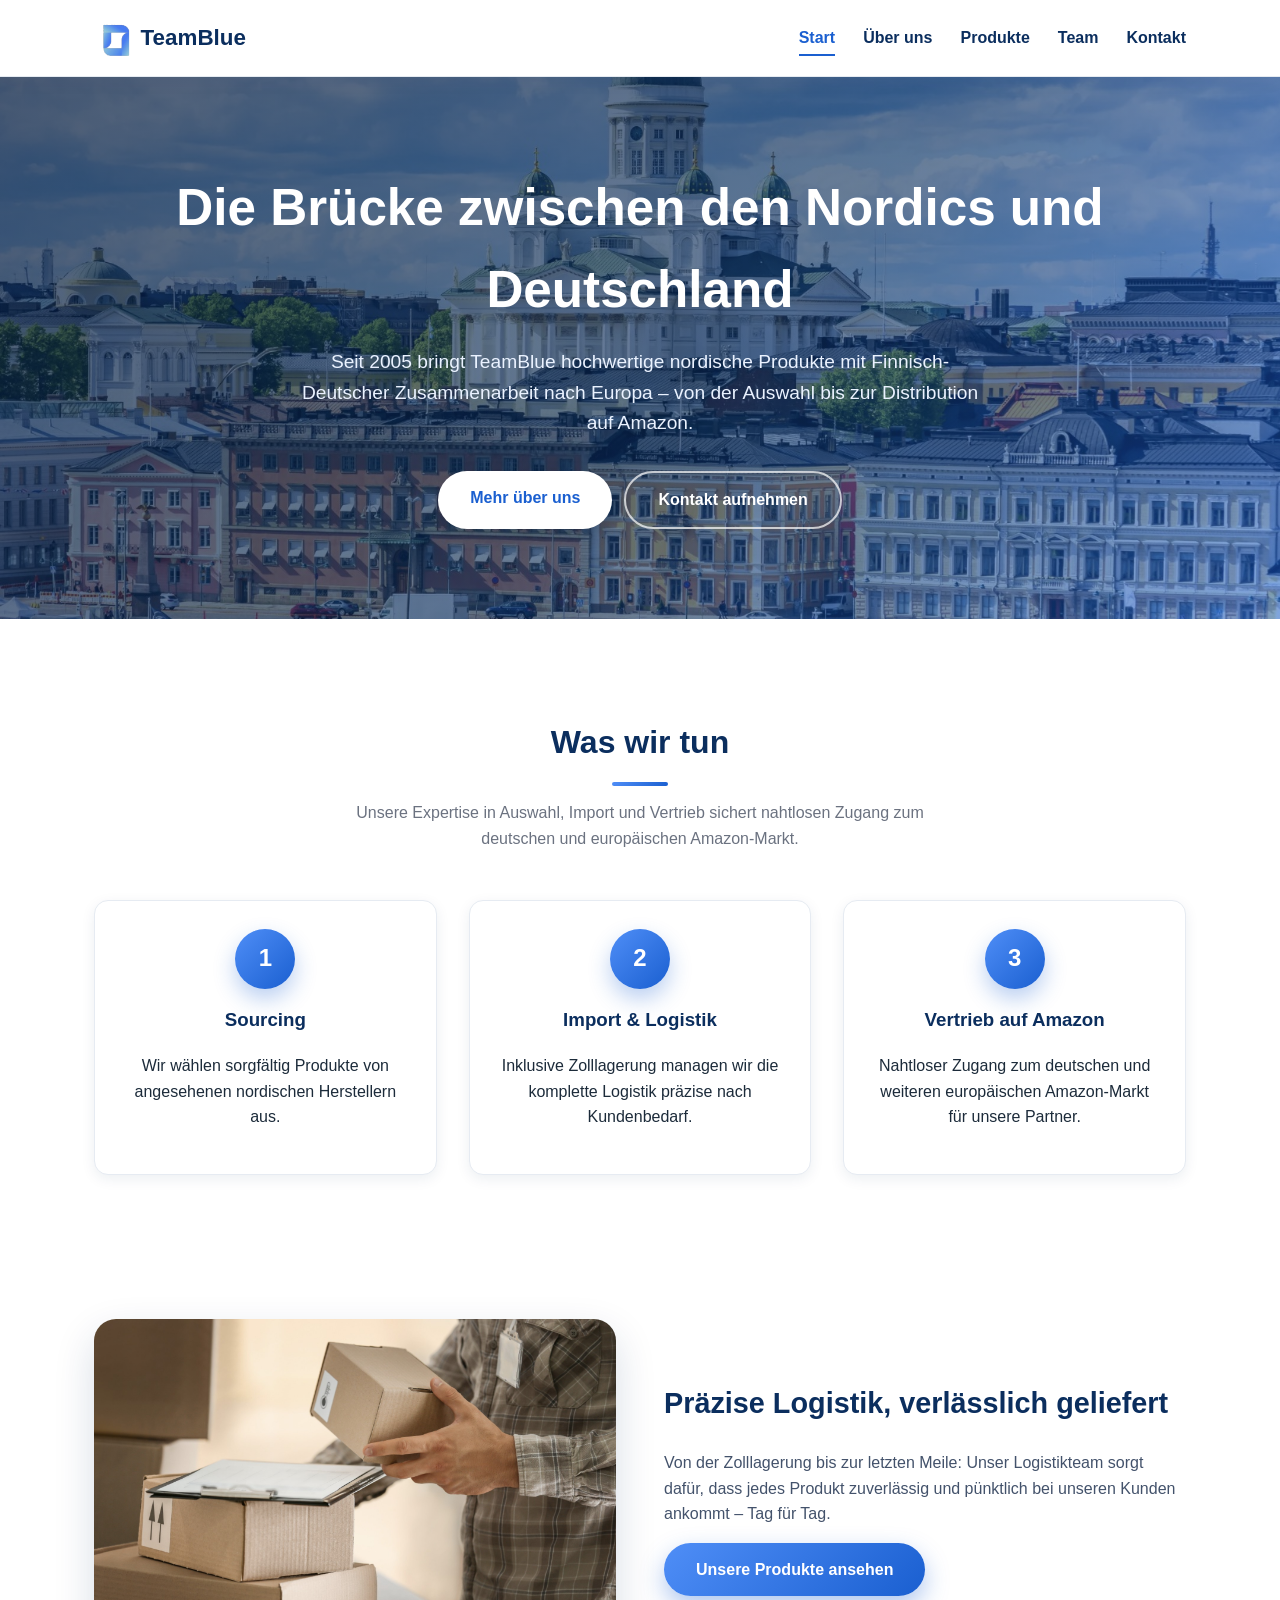
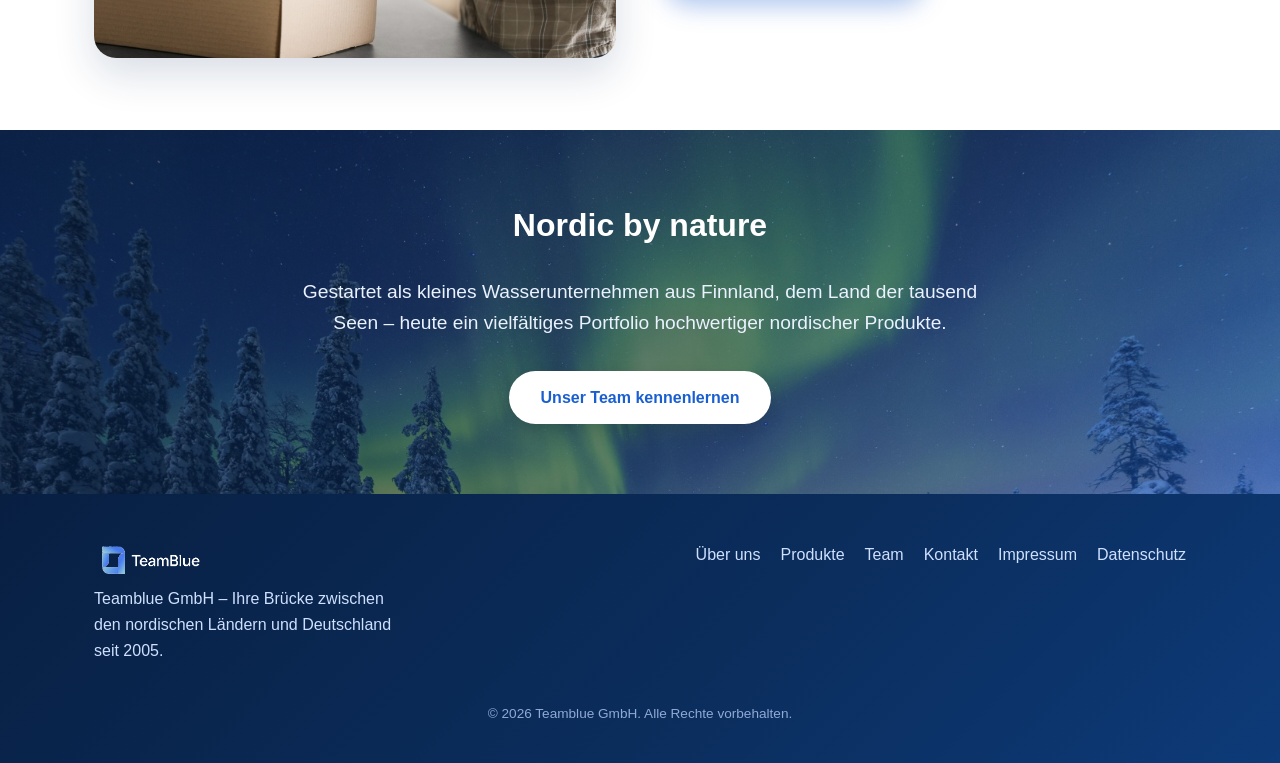
<file: index.html>
<!DOCTYPE html>
<html lang="de">
<head>
  <meta charset="UTF-8" />
  <meta name="viewport" content="width=device-width, initial-scale=1.0" />
  <title>TeamBlue &ndash; Nordische Produkte f&uuml;r den europ&auml;ischen Markt</title>
  <meta name="description" content="TeamBlue bringt seit 2005 nordische Produkte aus Finnland und den Nordics nach Deutschland und Europa &ndash; Import, Vertrieb und Amazon-Distribution." />
  <meta name="robots" content="noindex, nofollow" />
  <link rel="stylesheet" href="css/style.css" />
</head>
<body>
  <header class="site-header">
    <div class="container">
      <a href="index.html" class="logo">
        <img src="assets/logo/logo-icon.png" alt="TeamBlue Logo" />
        TeamBlue
      </a>
      <nav>
        <ul>
          <li><a href="index.html" class="active">Start</a></li>
          <li><a href="ueber-uns.html">&Uuml;ber uns</a></li>
          <li><a href="produkte.html">Produkte</a></li>
          <li><a href="team.html">Team</a></li>
          <li><a href="kontakt.html">Kontakt</a></li>
        </ul>
      </nav>
      <button class="nav-toggle" aria-label="Men&uuml; &ouml;ffnen">&#9776;</button>
    </div>
  </header>

  <section class="hero with-bg" style="background-image: url('assets/images/helsinki.jpg');">
    <div class="container">
      <h1>Die Br&uuml;cke zwischen den Nordics und Deutschland</h1>
      <p>Seit 2005 bringt TeamBlue hochwertige nordische Produkte mit Finnisch-Deutscher Zusammenarbeit nach Europa &ndash; von der Auswahl bis zur Distribution auf Amazon.</p>
      <div class="hero-actions">
        <a href="ueber-uns.html" class="btn">Mehr &uuml;ber uns</a>
        <a href="kontakt.html" class="btn outline">Kontakt aufnehmen</a>
      </div>
    </div>
  </section>

  <section>
    <div class="container">
      <div class="section-title">
        <h2>Was wir tun</h2>
        <p>Unsere Expertise in Auswahl, Import und Vertrieb sichert nahtlosen Zugang zum deutschen und europ&auml;ischen Amazon-Markt.</p>
      </div>
      <div class="grid cols-3">
        <div class="card">
          <div class="icon-circle">1</div>
          <h3>Sourcing</h3>
          <p>Wir w&auml;hlen sorgf&auml;ltig Produkte von angesehenen nordischen Herstellern aus.</p>
        </div>
        <div class="card">
          <div class="icon-circle">2</div>
          <h3>Import &amp; Logistik</h3>
          <p>Inklusive Zolllagerung managen wir die komplette Logistik pr&auml;zise nach Kundenbedarf.</p>
        </div>
        <div class="card">
          <div class="icon-circle">3</div>
          <h3>Vertrieb auf Amazon</h3>
          <p>Nahtloser Zugang zum deutschen und weiteren europ&auml;ischen Amazon-Markt f&uuml;r unsere Partner.</p>
        </div>
      </div>
    </div>
  </section>

  <section>
    <div class="container split">
      <div class="split-image">
        <img src="assets/images/paketversand.jpg" alt="TeamBlue Logistik &ndash; Paketversand" />
      </div>
      <div class="split-text">
        <h2>Pr&auml;zise Logistik, verl&auml;sslich geliefert</h2>
        <p>Von der Zolllagerung bis zur letzten Meile: Unser Logistikteam sorgt daf&uuml;r, dass jedes Produkt zuverl&auml;ssig und p&uuml;nktlich bei unseren Kunden ankommt &ndash; Tag f&uuml;r Tag.</p>
        <a href="produkte.html" class="btn solid-blue">Unsere Produkte ansehen</a>
      </div>
    </div>
  </section>

  <section class="hero with-bg" style="background-image: url('assets/images/finnland-winterlandschaft.jpg'); padding:70px 0;">
    <div class="container" style="text-align:center;">
      <h2 style="font-size:2rem; margin-top:0;">Nordic by nature</h2>
      <p>Gestartet als kleines Wasserunternehmen aus Finnland, dem Land der tausend Seen &ndash; heute ein vielf&auml;ltiges Portfolio hochwertiger nordischer Produkte.</p>
      <a href="team.html" class="btn">Unser Team kennenlernen</a>
    </div>
  </section>

  <footer>
    <div class="container">
      <div>
        <div class="logo" style="color:#fff;"><img src="assets/logo/logo.png" alt="TeamBlue Logo" /></div>
        <p style="max-width:320px; margin-top:12px;">Teamblue GmbH &ndash; Ihre Br&uuml;cke zwischen den nordischen L&auml;ndern und Deutschland seit 2005.</p>
      </div>
      <div class="footer-links">
        <a href="ueber-uns.html">&Uuml;ber uns</a>
        <a href="produkte.html">Produkte</a>
        <a href="team.html">Team</a>
        <a href="kontakt.html">Kontakt</a>
        <a href="impressum.html">Impressum</a>
        <a href="datenschutz.html">Datenschutz</a>
      </div>
    </div>
    <p class="footer-bottom">&copy; 2026 Teamblue GmbH. Alle Rechte vorbehalten.</p>
  </footer>

  <script src="js/main.js"></script>
</body>
</html>
</file>
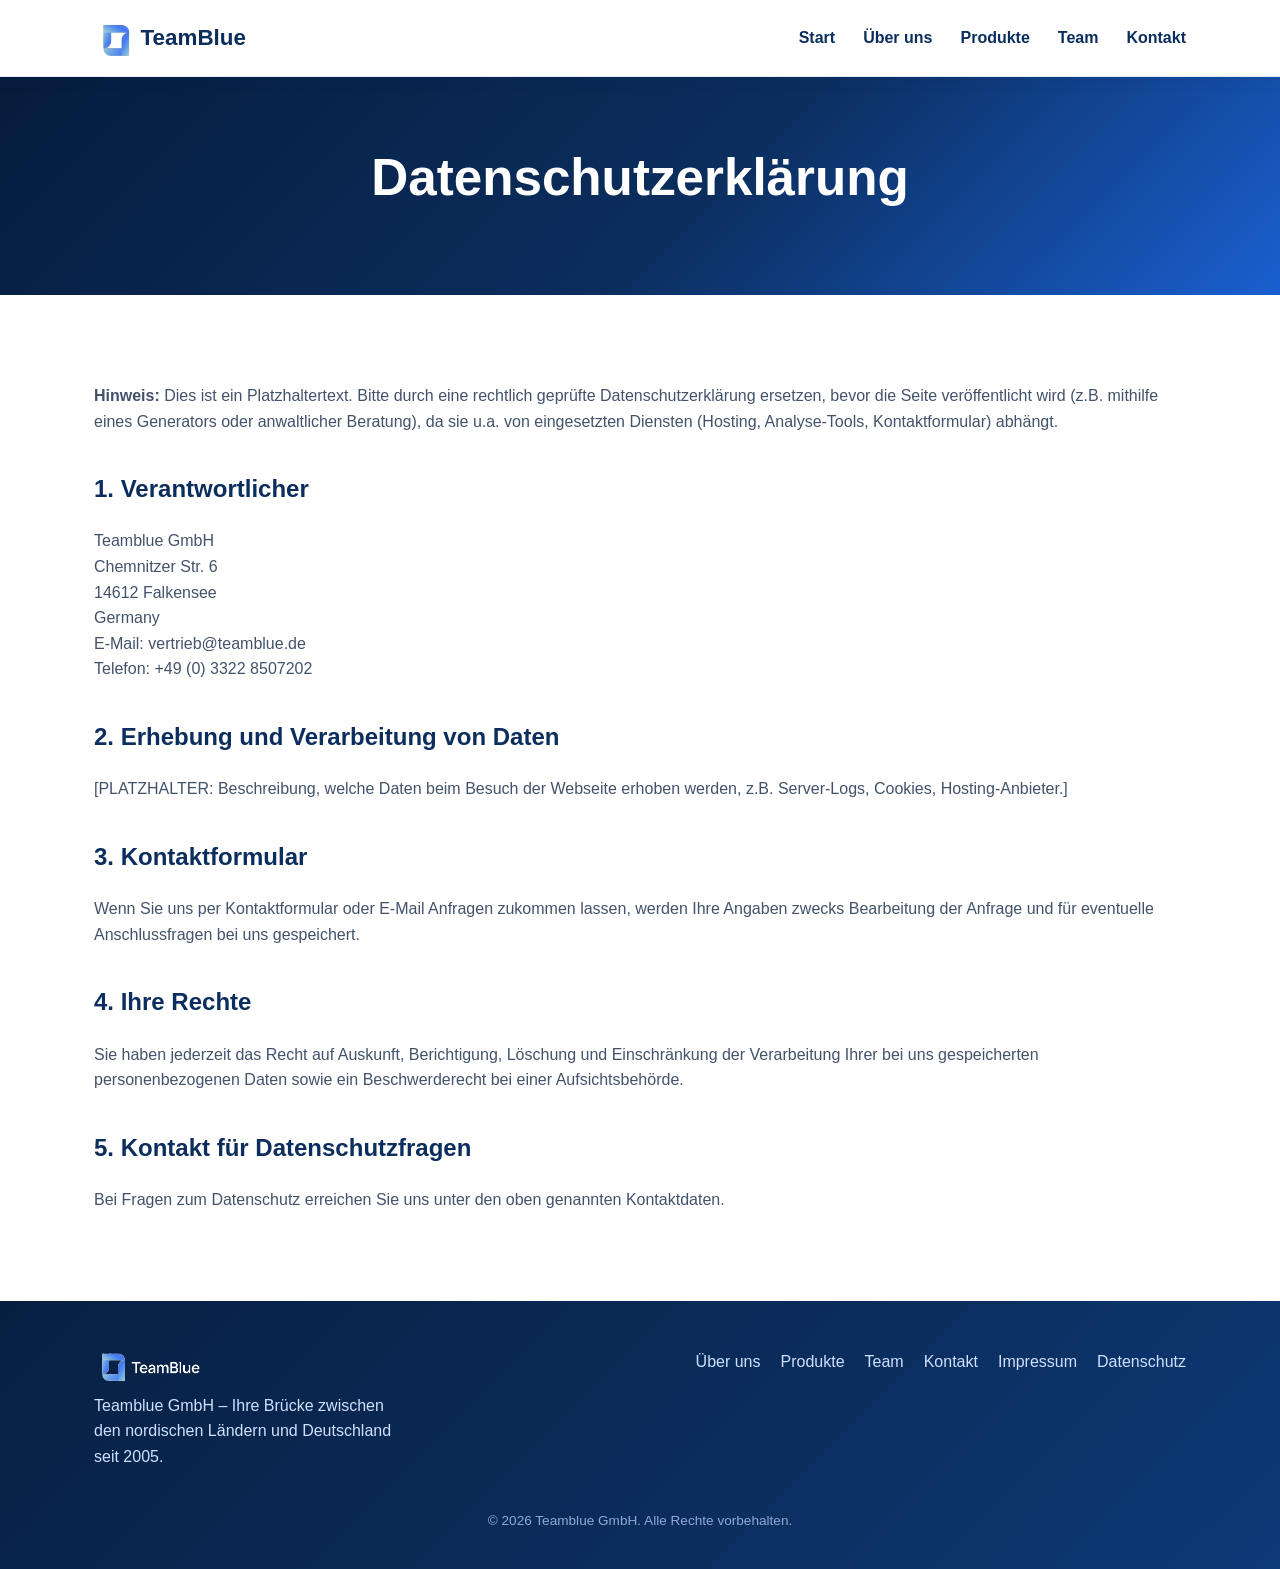
<file: datenschutz.html>
<!DOCTYPE html>
<html lang="de">
<head>
  <meta charset="UTF-8" />
  <meta name="viewport" content="width=device-width, initial-scale=1.0" />
  <title>Datenschutz &ndash; TeamBlue</title>
  <meta name="robots" content="noindex, nofollow" />
  <link rel="stylesheet" href="css/style.css" />
</head>
<body>
  <header class="site-header">
    <div class="container">
      <a href="index.html" class="logo">
        <img src="assets/logo/logo-icon.png" alt="TeamBlue Logo" />
        TeamBlue
      </a>
      <nav>
        <ul>
          <li><a href="index.html">Start</a></li>
          <li><a href="ueber-uns.html">&Uuml;ber uns</a></li>
          <li><a href="produkte.html">Produkte</a></li>
          <li><a href="team.html">Team</a></li>
          <li><a href="kontakt.html">Kontakt</a></li>
        </ul>
      </nav>
      <button class="nav-toggle" aria-label="Men&uuml; &ouml;ffnen">&#9776;</button>
    </div>
  </header>

  <section class="hero small">
    <div class="container">
      <h1>Datenschutzerkl&auml;rung</h1>
    </div>
  </section>

  <section>
    <div class="container legal">
      <p><strong>Hinweis:</strong> Dies ist ein Platzhaltertext. Bitte durch eine rechtlich gepr&uuml;fte Datenschutzerkl&auml;rung ersetzen, bevor die Seite ver&ouml;ffentlicht wird (z.B. mithilfe eines Generators oder anwaltlicher Beratung), da sie u.a. von eingesetzten Diensten (Hosting, Analyse-Tools, Kontaktformular) abh&auml;ngt.</p>

      <h2>1. Verantwortlicher</h2>
      <p>
        Teamblue GmbH<br />
        Chemnitzer Str. 6<br />
        14612 Falkensee<br />
        Germany<br />
        E-Mail: <a href="mailto:vertrieb@teamblue.de">vertrieb@teamblue.de</a><br />
        Telefon: +49 (0) 3322 8507202
      </p>

      <h2>2. Erhebung und Verarbeitung von Daten</h2>
      <p>[PLATZHALTER: Beschreibung, welche Daten beim Besuch der Webseite erhoben werden, z.B. Server-Logs, Cookies, Hosting-Anbieter.]</p>

      <h2>3. Kontaktformular</h2>
      <p>Wenn Sie uns per Kontaktformular oder E-Mail Anfragen zukommen lassen, werden Ihre Angaben zwecks Bearbeitung der Anfrage und f&uuml;r eventuelle Anschlussfragen bei uns gespeichert.</p>

      <h2>4. Ihre Rechte</h2>
      <p>Sie haben jederzeit das Recht auf Auskunft, Berichtigung, L&ouml;schung und Einschr&auml;nkung der Verarbeitung Ihrer bei uns gespeicherten personenbezogenen Daten sowie ein Beschwerderecht bei einer Aufsichtsbeh&ouml;rde.</p>

      <h2>5. Kontakt f&uuml;r Datenschutzfragen</h2>
      <p>Bei Fragen zum Datenschutz erreichen Sie uns unter den oben genannten Kontaktdaten.</p>
    </div>
  </section>

  <footer>
    <div class="container">
      <div>
        <div class="logo" style="color:#fff;"><img src="assets/logo/logo.png" alt="TeamBlue Logo" /></div>
        <p style="max-width:320px; margin-top:12px;">Teamblue GmbH &ndash; Ihre Br&uuml;cke zwischen den nordischen L&auml;ndern und Deutschland seit 2005.</p>
      </div>
      <div class="footer-links">
        <a href="ueber-uns.html">&Uuml;ber uns</a>
        <a href="produkte.html">Produkte</a>
        <a href="team.html">Team</a>
        <a href="kontakt.html">Kontakt</a>
        <a href="impressum.html">Impressum</a>
        <a href="datenschutz.html">Datenschutz</a>
      </div>
    </div>
    <p class="footer-bottom">&copy; 2026 Teamblue GmbH. Alle Rechte vorbehalten.</p>
  </footer>

  <script src="js/main.js"></script>
</body>
</html>
</file>
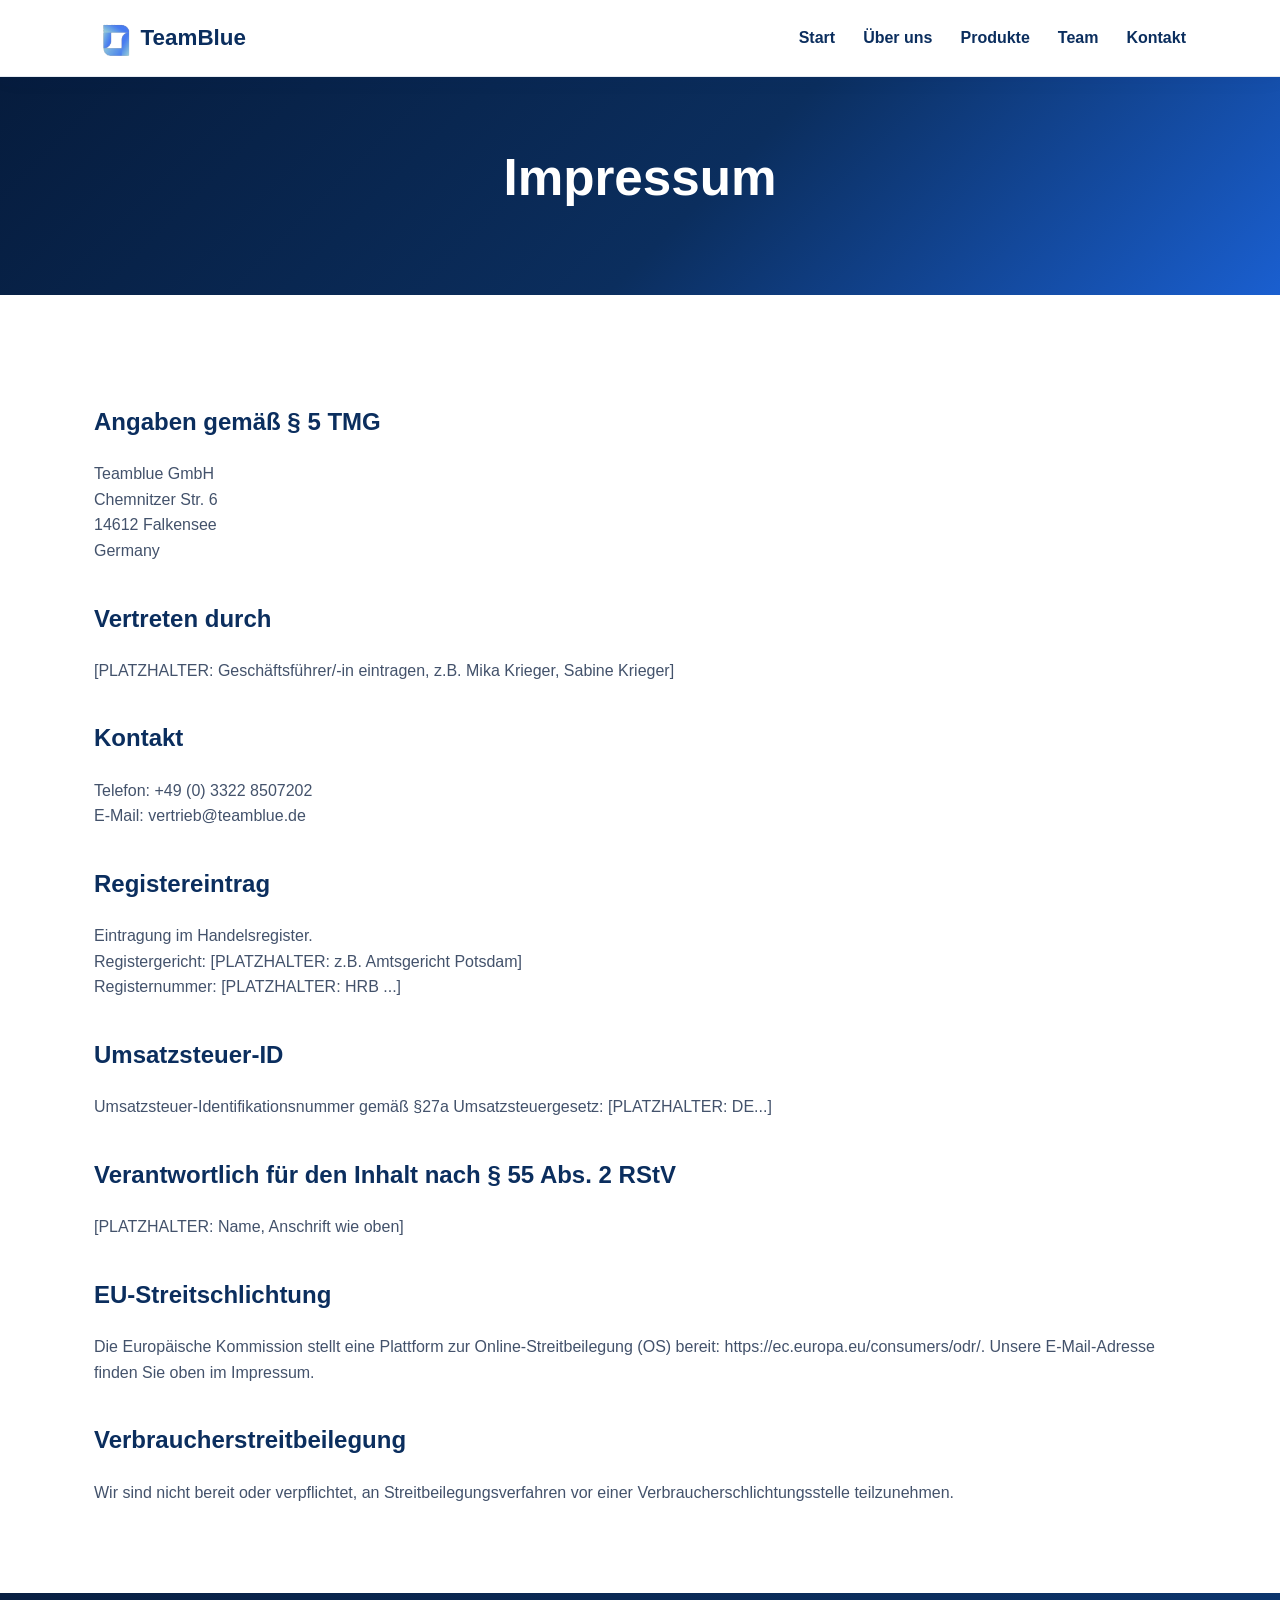
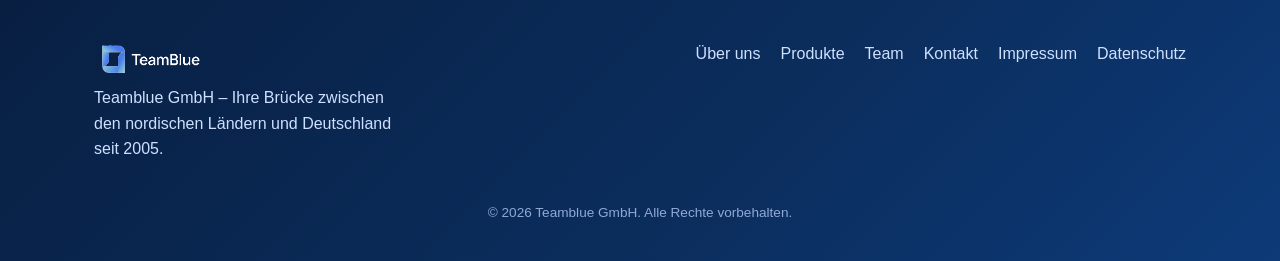
<file: impressum.html>
<!DOCTYPE html>
<html lang="de">
<head>
  <meta charset="UTF-8" />
  <meta name="viewport" content="width=device-width, initial-scale=1.0" />
  <title>Impressum &ndash; TeamBlue</title>
  <meta name="robots" content="noindex, nofollow" />
  <link rel="stylesheet" href="css/style.css" />
</head>
<body>
  <header class="site-header">
    <div class="container">
      <a href="index.html" class="logo">
        <img src="assets/logo/logo-icon.png" alt="TeamBlue Logo" />
        TeamBlue
      </a>
      <nav>
        <ul>
          <li><a href="index.html">Start</a></li>
          <li><a href="ueber-uns.html">&Uuml;ber uns</a></li>
          <li><a href="produkte.html">Produkte</a></li>
          <li><a href="team.html">Team</a></li>
          <li><a href="kontakt.html">Kontakt</a></li>
        </ul>
      </nav>
      <button class="nav-toggle" aria-label="Men&uuml; &ouml;ffnen">&#9776;</button>
    </div>
  </header>

  <section class="hero small">
    <div class="container">
      <h1>Impressum</h1>
    </div>
  </section>

  <section>
    <div class="container legal">
      <h2>Angaben gem&auml;&szlig; &sect; 5 TMG</h2>
      <p>
        Teamblue GmbH<br />
        Chemnitzer Str. 6<br />
        14612 Falkensee<br />
        Germany
      </p>

      <h2>Vertreten durch</h2>
      <p>[PLATZHALTER: Gesch&auml;ftsf&uuml;hrer/-in eintragen, z.B. Mika Krieger, Sabine Krieger]</p>

      <h2>Kontakt</h2>
      <p>
        Telefon: +49 (0) 3322 8507202<br />
        E-Mail: <a href="mailto:vertrieb@teamblue.de">vertrieb@teamblue.de</a>
      </p>

      <h2>Registereintrag</h2>
      <p>
        Eintragung im Handelsregister.<br />
        Registergericht: [PLATZHALTER: z.B. Amtsgericht Potsdam]<br />
        Registernummer: [PLATZHALTER: HRB ...]
      </p>

      <h2>Umsatzsteuer-ID</h2>
      <p>Umsatzsteuer-Identifikationsnummer gem&auml;&szlig; &sect;27a Umsatzsteuergesetz: [PLATZHALTER: DE...]</p>

      <h2>Verantwortlich f&uuml;r den Inhalt nach &sect; 55 Abs. 2 RStV</h2>
      <p>[PLATZHALTER: Name, Anschrift wie oben]</p>

      <h2>EU-Streitschlichtung</h2>
      <p>Die Europ&auml;ische Kommission stellt eine Plattform zur Online-Streitbeilegung (OS) bereit: <a href="https://ec.europa.eu/consumers/odr/" target="_blank" rel="noopener">https://ec.europa.eu/consumers/odr/</a>. Unsere E-Mail-Adresse finden Sie oben im Impressum.</p>

      <h2>Verbraucherstreitbeilegung</h2>
      <p>Wir sind nicht bereit oder verpflichtet, an Streitbeilegungsverfahren vor einer Verbraucherschlichtungsstelle teilzunehmen.</p>
    </div>
  </section>

  <footer>
    <div class="container">
      <div>
        <div class="logo" style="color:#fff;"><img src="assets/logo/logo.png" alt="TeamBlue Logo" /></div>
        <p style="max-width:320px; margin-top:12px;">Teamblue GmbH &ndash; Ihre Br&uuml;cke zwischen den nordischen L&auml;ndern und Deutschland seit 2005.</p>
      </div>
      <div class="footer-links">
        <a href="ueber-uns.html">&Uuml;ber uns</a>
        <a href="produkte.html">Produkte</a>
        <a href="team.html">Team</a>
        <a href="kontakt.html">Kontakt</a>
        <a href="impressum.html">Impressum</a>
        <a href="datenschutz.html">Datenschutz</a>
      </div>
    </div>
    <p class="footer-bottom">&copy; 2026 Teamblue GmbH. Alle Rechte vorbehalten.</p>
  </footer>

  <script src="js/main.js"></script>
</body>
</html>
</file>
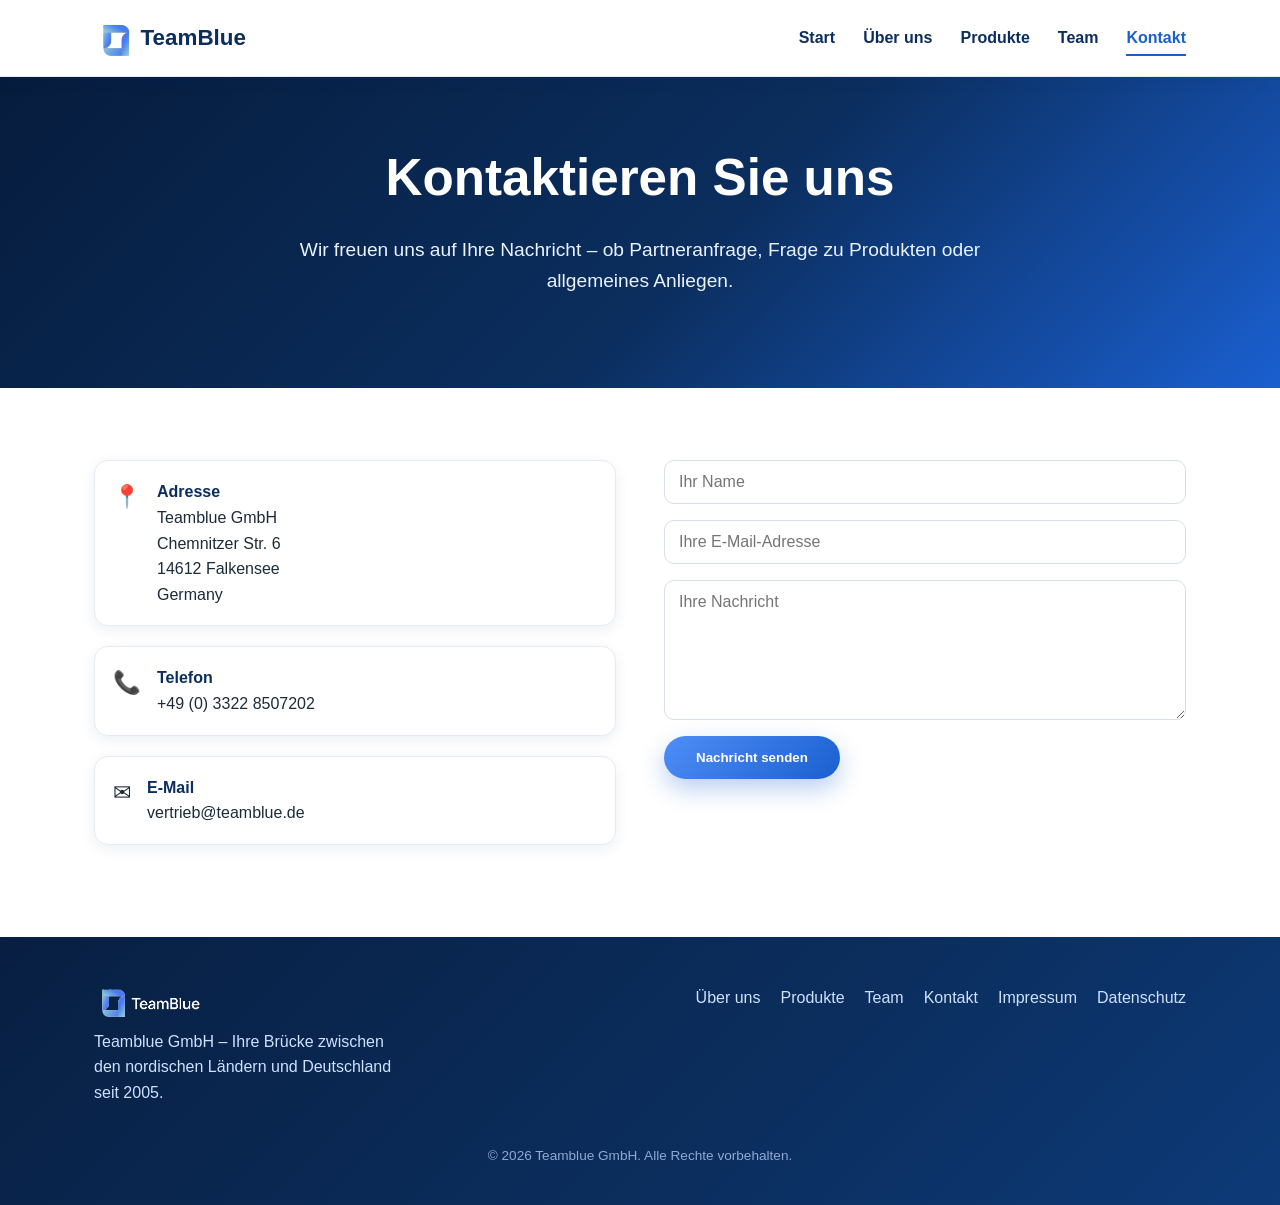
<file: kontakt.html>
<!DOCTYPE html>
<html lang="de">
<head>
  <meta charset="UTF-8" />
  <meta name="viewport" content="width=device-width, initial-scale=1.0" />
  <title>Kontakt &ndash; TeamBlue</title>
  <meta name="robots" content="noindex, nofollow" />
  <link rel="stylesheet" href="css/style.css" />
</head>
<body>
  <header class="site-header">
    <div class="container">
      <a href="index.html" class="logo">
        <img src="assets/logo/logo-icon.png" alt="TeamBlue Logo" />
        TeamBlue
      </a>
      <nav>
        <ul>
          <li><a href="index.html">Start</a></li>
          <li><a href="ueber-uns.html">&Uuml;ber uns</a></li>
          <li><a href="produkte.html">Produkte</a></li>
          <li><a href="team.html">Team</a></li>
          <li><a href="kontakt.html" class="active">Kontakt</a></li>
        </ul>
      </nav>
      <button class="nav-toggle" aria-label="Men&uuml; &ouml;ffnen">&#9776;</button>
    </div>
  </header>

  <section class="hero small">
    <div class="container">
      <h1>Kontaktieren Sie uns</h1>
      <p>Wir freuen uns auf Ihre Nachricht &ndash; ob Partneranfrage, Frage zu Produkten oder allgemeines Anliegen.</p>
    </div>
  </section>

  <section>
    <div class="container contact-grid">
      <div class="contact-info">
        <div class="item">
          <span>&#128205;</span>
          <div>
            <strong>Adresse</strong>
            Teamblue GmbH<br />
            Chemnitzer Str. 6<br />
            14612 Falkensee<br />
            Germany
          </div>
        </div>
        <div class="item">
          <span>&#128222;</span>
          <div>
            <strong>Telefon</strong>
            <a href="tel:+4933228507202">+49 (0) 3322 8507202</a>
          </div>
        </div>
        <div class="item">
          <span>&#9993;</span>
          <div>
            <strong>E-Mail</strong>
            <a href="mailto:vertrieb@teamblue.de">vertrieb@teamblue.de</a>
          </div>
        </div>
      </div>

      <form class="contact-form" action="mailto:vertrieb@teamblue.de" method="post" enctype="text/plain">
        <input type="text" name="name" placeholder="Ihr Name" required />
        <input type="email" name="email" placeholder="Ihre E-Mail-Adresse" required />
        <textarea name="nachricht" placeholder="Ihre Nachricht" required></textarea>
        <button type="submit">Nachricht senden</button>
      </form>
    </div>
  </section>

  <footer>
    <div class="container">
      <div>
        <div class="logo" style="color:#fff;"><img src="assets/logo/logo.png" alt="TeamBlue Logo" /></div>
        <p style="max-width:320px; margin-top:12px;">Teamblue GmbH &ndash; Ihre Br&uuml;cke zwischen den nordischen L&auml;ndern und Deutschland seit 2005.</p>
      </div>
      <div class="footer-links">
        <a href="ueber-uns.html">&Uuml;ber uns</a>
        <a href="produkte.html">Produkte</a>
        <a href="team.html">Team</a>
        <a href="kontakt.html">Kontakt</a>
        <a href="impressum.html">Impressum</a>
        <a href="datenschutz.html">Datenschutz</a>
      </div>
    </div>
    <p class="footer-bottom">&copy; 2026 Teamblue GmbH. Alle Rechte vorbehalten.</p>
  </footer>

  <script src="js/main.js"></script>
</body>
</html>
</file>
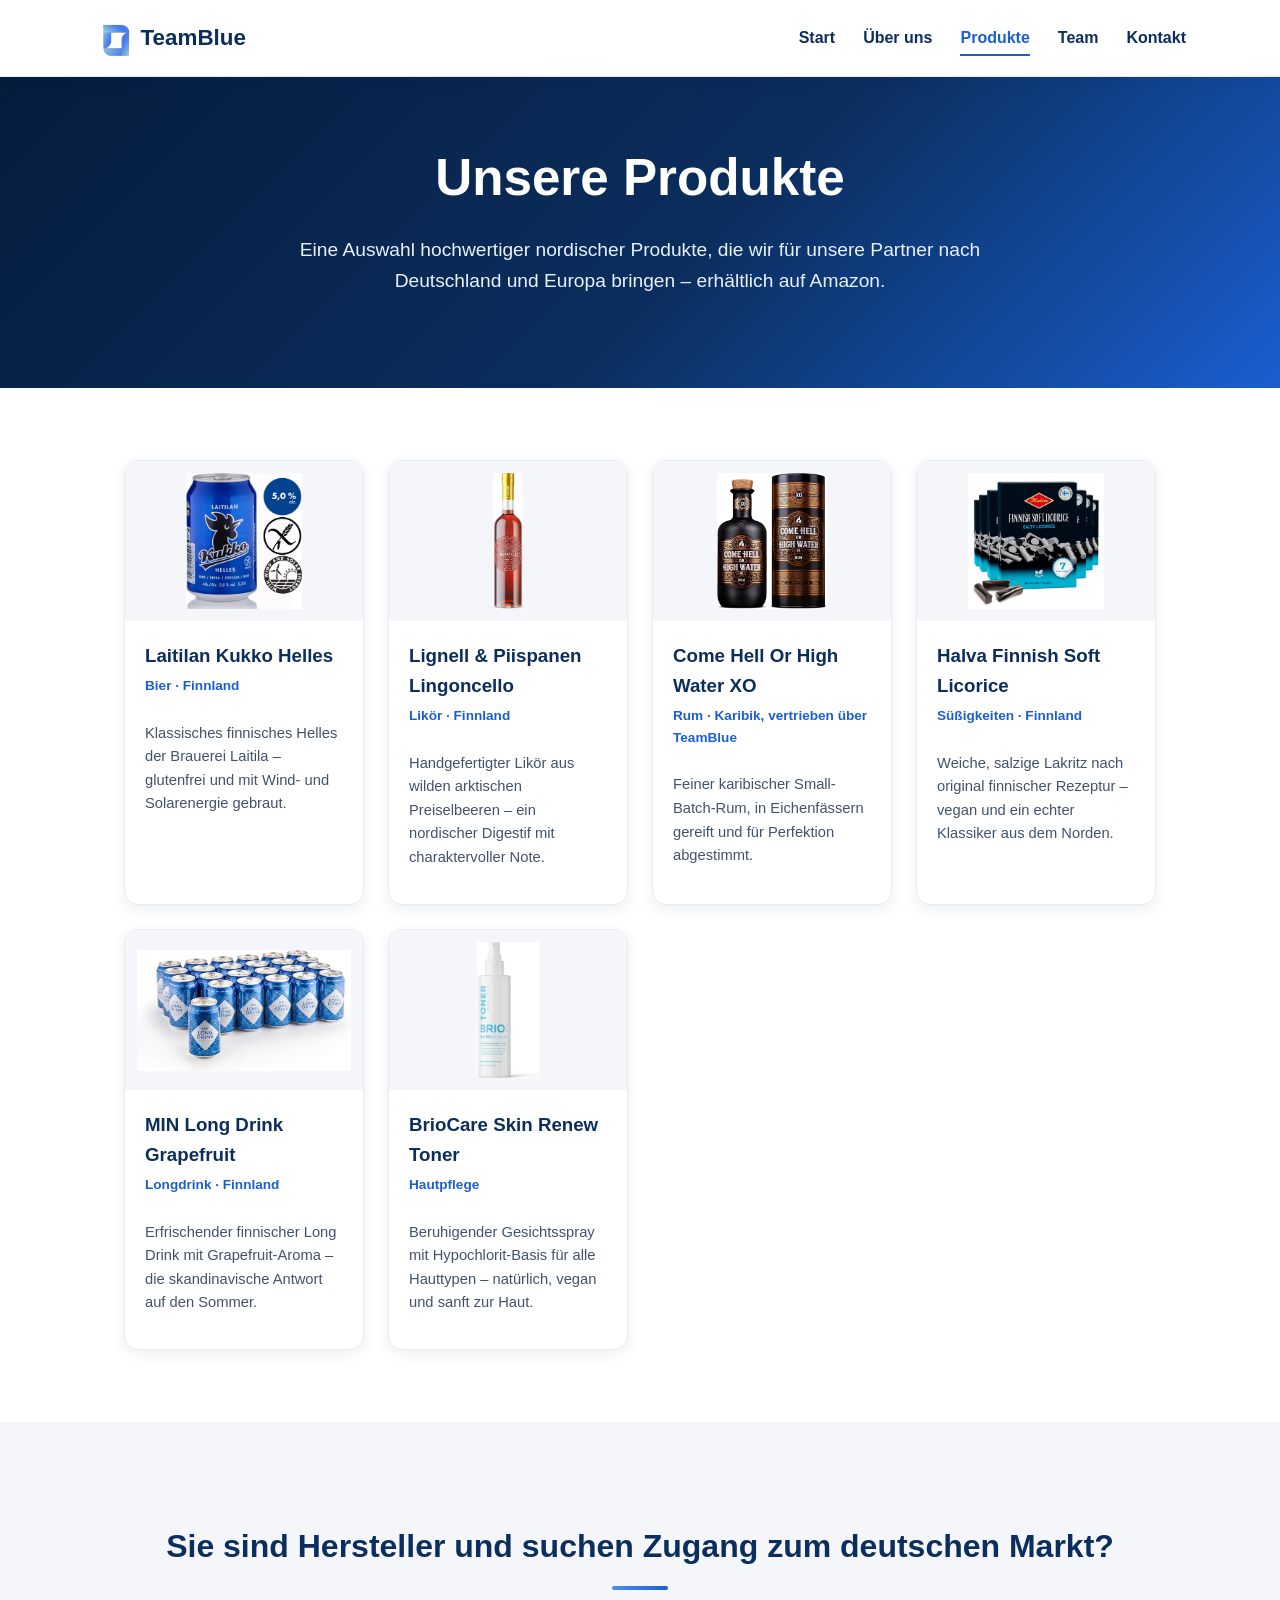
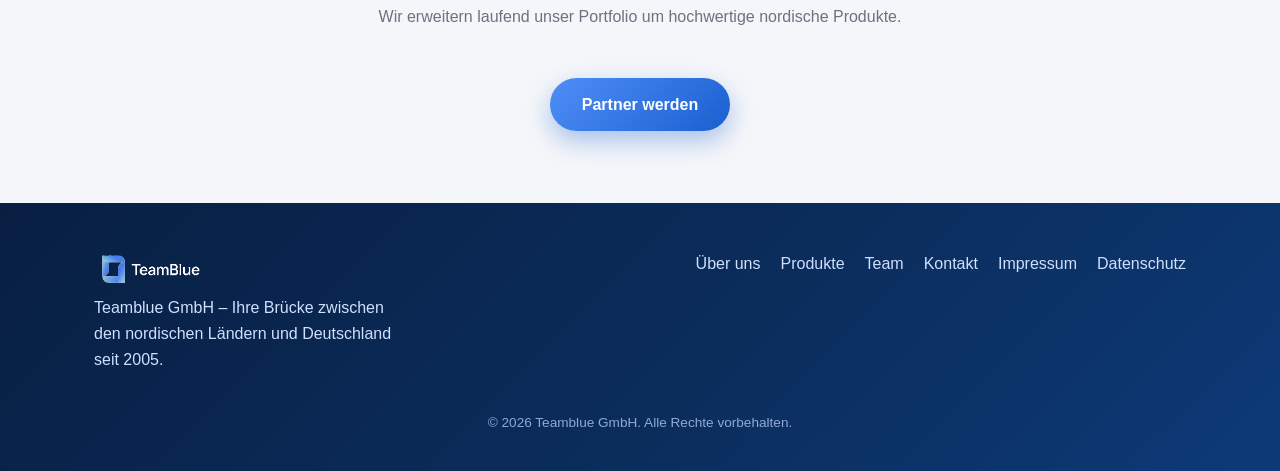
<file: produkte.html>
<!DOCTYPE html>
<html lang="de">
<head>
  <meta charset="UTF-8" />
  <meta name="viewport" content="width=device-width, initial-scale=1.0" />
  <title>Produkte &ndash; TeamBlue</title>
  <meta name="robots" content="noindex, nofollow" />
  <link rel="stylesheet" href="css/style.css" />
</head>
<body>
  <header class="site-header">
    <div class="container">
      <a href="index.html" class="logo">
        <img src="assets/logo/logo-icon.png" alt="TeamBlue Logo" />
        TeamBlue
      </a>
      <nav>
        <ul>
          <li><a href="index.html">Start</a></li>
          <li><a href="ueber-uns.html">&Uuml;ber uns</a></li>
          <li><a href="produkte.html" class="active">Produkte</a></li>
          <li><a href="team.html">Team</a></li>
          <li><a href="kontakt.html">Kontakt</a></li>
        </ul>
      </nav>
      <button class="nav-toggle" aria-label="Men&uuml; &ouml;ffnen">&#9776;</button>
    </div>
  </header>

  <section class="hero small">
    <div class="container">
      <h1>Unsere Produkte</h1>
      <p>Eine Auswahl hochwertiger nordischer Produkte, die wir f&uuml;r unsere Partner nach Deutschland und Europa bringen &ndash; erh&auml;ltlich auf Amazon.</p>
    </div>
  </section>

  <section>
    <div class="container">
      <div class="product-grid">

        <div class="product-card">
          <div class="product-image">
            <img src="assets/produkte/laitilan-kukko-bier.jpg" alt="Laitilan Kukko Helles Bier" />
          </div>
          <div class="product-body">
            <h3>Laitilan Kukko Helles</h3>
            <div class="origin">Bier &middot; Finnland</div>
            <p class="desc">Klassisches finnisches Helles der Brauerei Laitila &ndash; glutenfrei und mit Wind- und Solarenergie gebraut.</p>
          </div>
        </div>

        <div class="product-card">
          <div class="product-image">
            <img src="assets/produkte/lignell-piispanen-lingoncello.jpg" alt="Lignell & Piispanen Lingoncello" />
          </div>
          <div class="product-body">
            <h3>Lignell &amp; Piispanen Lingoncello</h3>
            <div class="origin">Likör &middot; Finnland</div>
            <p class="desc">Handgefertigter Likör aus wilden arktischen Preiselbeeren &ndash; ein nordischer Digestif mit charaktervoller Note.</p>
          </div>
        </div>

        <div class="product-card">
          <div class="product-image">
            <img src="assets/produkte/come-hell-or-high-water-rum.jpg" alt="Come Hell or High Water XO Rum" />
          </div>
          <div class="product-body">
            <h3>Come Hell Or High Water XO</h3>
            <div class="origin">Rum &middot; Karibik, vertrieben &uuml;ber TeamBlue</div>
            <p class="desc">Feiner karibischer Small-Batch-Rum, in Eichenf&auml;ssern gereift und f&uuml;r Perfektion abgestimmt.</p>
          </div>
        </div>

        <div class="product-card">
          <div class="product-image">
            <img src="assets/produkte/halva-soft-licorice.jpg" alt="Halva Finnish Soft Licorice" />
          </div>
          <div class="product-body">
            <h3>Halva Finnish Soft Licorice</h3>
            <div class="origin">S&uuml;&szlig;igkeiten &middot; Finnland</div>
            <p class="desc">Weiche, salzige Lakritz nach original finnischer Rezeptur &ndash; vegan und ein echter Klassiker aus dem Norden.</p>
          </div>
        </div>

        <div class="product-card">
          <div class="product-image">
            <img src="assets/produkte/min-longdrink.jpg" alt="MIN Long Drink Grapefruit" />
          </div>
          <div class="product-body">
            <h3>MIN Long Drink Grapefruit</h3>
            <div class="origin">Longdrink &middot; Finnland</div>
            <p class="desc">Erfrischender finnischer Long Drink mit Grapefruit-Aroma &ndash; die skandinavische Antwort auf den Sommer.</p>
          </div>
        </div>

        <div class="product-card">
          <div class="product-image">
            <img src="assets/produkte/briotech-skin-renew.jpg" alt="BrioTech Skin Renew Toner" />
          </div>
          <div class="product-body">
            <h3>BrioCare Skin Renew Toner</h3>
            <div class="origin">Hautpflege</div>
            <p class="desc">Beruhigender Gesichtsspray mit Hypochlorit-Basis f&uuml;r alle Hauttypen &ndash; nat&uuml;rlich, vegan und sanft zur Haut.</p>
          </div>
        </div>

      </div>
    </div>
  </section>

  <section class="alt">
    <div class="container" style="text-align:center;">
      <div class="section-title">
        <h2>Sie sind Hersteller und suchen Zugang zum deutschen Markt?</h2>
        <p>Wir erweitern laufend unser Portfolio um hochwertige nordische Produkte.</p>
      </div>
      <a href="kontakt.html" class="btn solid-blue">Partner werden</a>
    </div>
  </section>

  <footer>
    <div class="container">
      <div>
        <div class="logo" style="color:#fff;"><img src="assets/logo/logo.png" alt="TeamBlue Logo" /></div>
        <p style="max-width:320px; margin-top:12px;">Teamblue GmbH &ndash; Ihre Br&uuml;cke zwischen den nordischen L&auml;ndern und Deutschland seit 2005.</p>
      </div>
      <div class="footer-links">
        <a href="ueber-uns.html">&Uuml;ber uns</a>
        <a href="produkte.html">Produkte</a>
        <a href="team.html">Team</a>
        <a href="kontakt.html">Kontakt</a>
        <a href="impressum.html">Impressum</a>
        <a href="datenschutz.html">Datenschutz</a>
      </div>
    </div>
    <p class="footer-bottom">&copy; 2026 Teamblue GmbH. Alle Rechte vorbehalten.</p>
  </footer>

  <script src="js/main.js"></script>
</body>
</html>
</file>
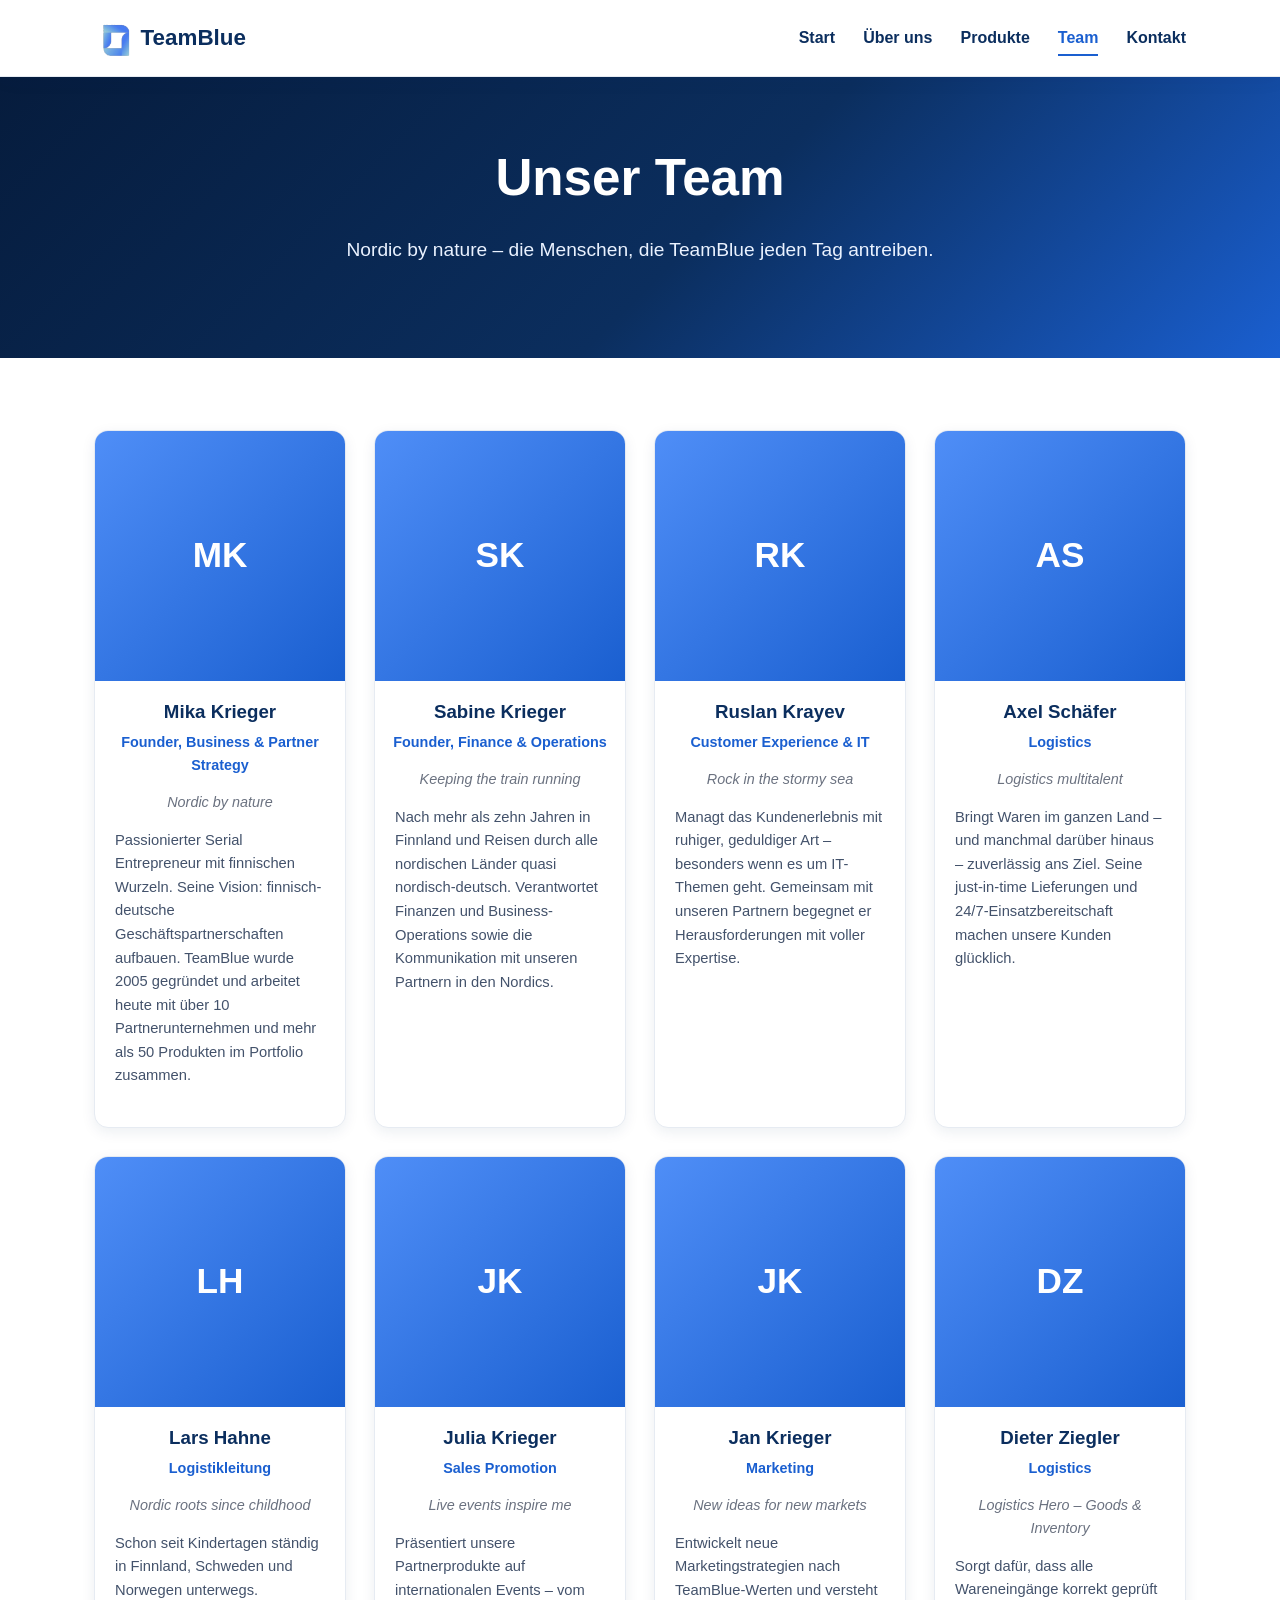
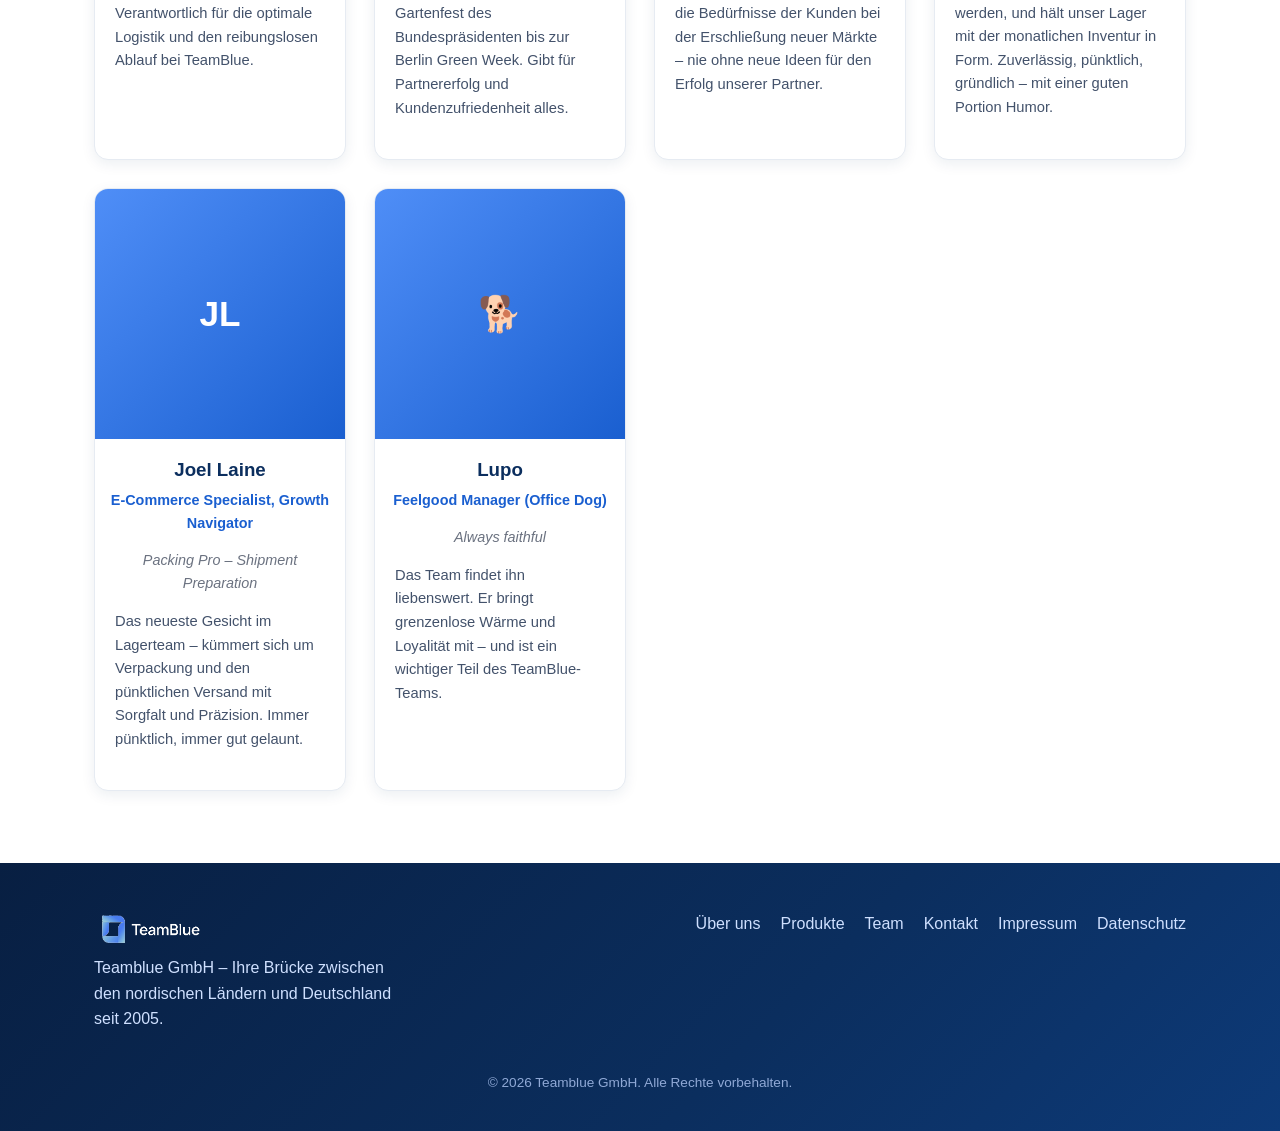
<file: team.html>
<!DOCTYPE html>
<html lang="de">
<head>
  <meta charset="UTF-8" />
  <meta name="viewport" content="width=device-width, initial-scale=1.0" />
  <title>Unser Team &ndash; TeamBlue</title>
  <meta name="robots" content="noindex, nofollow" />
  <link rel="stylesheet" href="css/style.css" />
</head>
<body>
  <header class="site-header">
    <div class="container">
      <a href="index.html" class="logo">
        <img src="assets/logo/logo-icon.png" alt="TeamBlue Logo" />
        TeamBlue
      </a>
      <nav>
        <ul>
          <li><a href="index.html">Start</a></li>
          <li><a href="ueber-uns.html">&Uuml;ber uns</a></li>
          <li><a href="produkte.html">Produkte</a></li>
          <li><a href="team.html" class="active">Team</a></li>
          <li><a href="kontakt.html">Kontakt</a></li>
        </ul>
      </nav>
      <button class="nav-toggle" aria-label="Men&uuml; &ouml;ffnen">&#9776;</button>
    </div>
  </header>

  <section class="hero small">
    <div class="container">
      <h1>Unser Team</h1>
      <p>Nordic by nature &ndash; die Menschen, die TeamBlue jeden Tag antreiben.</p>
    </div>
  </section>

  <section>
    <div class="container">
      <div class="team-grid">

        <div class="team-card">
          <div class="avatar-placeholder">MK</div>
          <h3>Mika Krieger</h3>
          <div class="role">Founder, Business &amp; Partner Strategy</div>
          <p class="tagline">Nordic by nature</p>
          <p class="bio">Passionierter Serial Entrepreneur mit finnischen Wurzeln. Seine Vision: finnisch-deutsche Gesch&auml;ftspartnerschaften aufbauen. TeamBlue wurde 2005 gegr&uuml;ndet und arbeitet heute mit &uuml;ber 10 Partnerunternehmen und mehr als 50 Produkten im Portfolio zusammen.</p>
        </div>

        <div class="team-card">
          <div class="avatar-placeholder">SK</div>
          <h3>Sabine Krieger</h3>
          <div class="role">Founder, Finance &amp; Operations</div>
          <p class="tagline">Keeping the train running</p>
          <p class="bio">Nach mehr als zehn Jahren in Finnland und Reisen durch alle nordischen L&auml;nder quasi nordisch-deutsch. Verantwortet Finanzen und Business-Operations sowie die Kommunikation mit unseren Partnern in den Nordics.</p>
        </div>

        <div class="team-card">
          <div class="avatar-placeholder">RK</div>
          <h3>Ruslan Krayev</h3>
          <div class="role">Customer Experience &amp; IT</div>
          <p class="tagline">Rock in the stormy sea</p>
          <p class="bio">Managt das Kundenerlebnis mit ruhiger, geduldiger Art &ndash; besonders wenn es um IT-Themen geht. Gemeinsam mit unseren Partnern begegnet er Herausforderungen mit voller Expertise.</p>
        </div>

        <div class="team-card">
          <div class="avatar-placeholder">AS</div>
          <h3>Axel Sch&auml;fer</h3>
          <div class="role">Logistics</div>
          <p class="tagline">Logistics multitalent</p>
          <p class="bio">Bringt Waren im ganzen Land &ndash; und manchmal dar&uuml;ber hinaus &ndash; zuverl&auml;ssig ans Ziel. Seine just-in-time Lieferungen und 24/7-Einsatzbereitschaft machen unsere Kunden gl&uuml;cklich.</p>
        </div>

        <div class="team-card">
          <div class="avatar-placeholder">LH</div>
          <h3>Lars Hahne</h3>
          <div class="role">Logistikleitung</div>
          <p class="tagline">Nordic roots since childhood</p>
          <p class="bio">Schon seit Kindertagen st&auml;ndig in Finnland, Schweden und Norwegen unterwegs. Verantwortlich f&uuml;r die optimale Logistik und den reibungslosen Ablauf bei TeamBlue.</p>
        </div>

        <div class="team-card">
          <div class="avatar-placeholder">JK</div>
          <h3>Julia Krieger</h3>
          <div class="role">Sales Promotion</div>
          <p class="tagline">Live events inspire me</p>
          <p class="bio">Pr&auml;sentiert unsere Partnerprodukte auf internationalen Events &ndash; vom Gartenfest des Bundespr&auml;sidenten bis zur Berlin Green Week. Gibt f&uuml;r Partnererfolg und Kundenzufriedenheit alles.</p>
        </div>

        <div class="team-card">
          <div class="avatar-placeholder">JK</div>
          <h3>Jan Krieger</h3>
          <div class="role">Marketing</div>
          <p class="tagline">New ideas for new markets</p>
          <p class="bio">Entwickelt neue Marketingstrategien nach TeamBlue-Werten und versteht die Bed&uuml;rfnisse der Kunden bei der Erschlie&szlig;ung neuer M&auml;rkte &ndash; nie ohne neue Ideen f&uuml;r den Erfolg unserer Partner.</p>
        </div>

        <div class="team-card">
          <div class="avatar-placeholder">DZ</div>
          <h3>Dieter Ziegler</h3>
          <div class="role">Logistics</div>
          <p class="tagline">Logistics Hero &ndash; Goods &amp; Inventory</p>
          <p class="bio">Sorgt daf&uuml;r, dass alle Wareneing&auml;nge korrekt gepr&uuml;ft werden, und h&auml;lt unser Lager mit der monatlichen Inventur in Form. Zuverl&auml;ssig, p&uuml;nktlich, gr&uuml;ndlich &ndash; mit einer guten Portion Humor.</p>
        </div>

        <div class="team-card">
          <div class="avatar-placeholder">JL</div>
          <h3>Joel Laine</h3>
          <div class="role">E-Commerce Specialist, Growth Navigator</div>
          <p class="tagline">Packing Pro &ndash; Shipment Preparation</p>
          <p class="bio">Das neueste Gesicht im Lagerteam &ndash; k&uuml;mmert sich um Verpackung und den p&uuml;nktlichen Versand mit Sorgfalt und Pr&auml;zision. Immer p&uuml;nktlich, immer gut gelaunt.</p>
        </div>

        <div class="team-card">
          <div class="avatar-placeholder">&#128021;</div>
          <h3>Lupo</h3>
          <div class="role">Feelgood Manager (Office Dog)</div>
          <p class="tagline">Always faithful</p>
          <p class="bio">Das Team findet ihn liebenswert. Er bringt grenzenlose W&auml;rme und Loyalit&auml;t mit &ndash; und ist ein wichtiger Teil des TeamBlue-Teams.</p>
        </div>

      </div>
    </div>
  </section>

  <footer>
    <div class="container">
      <div>
        <div class="logo" style="color:#fff;"><img src="assets/logo/logo.png" alt="TeamBlue Logo" /></div>
        <p style="max-width:320px; margin-top:12px;">Teamblue GmbH &ndash; Ihre Br&uuml;cke zwischen den nordischen L&auml;ndern und Deutschland seit 2005.</p>
      </div>
      <div class="footer-links">
        <a href="ueber-uns.html">&Uuml;ber uns</a>
        <a href="produkte.html">Produkte</a>
        <a href="team.html">Team</a>
        <a href="kontakt.html">Kontakt</a>
        <a href="impressum.html">Impressum</a>
        <a href="datenschutz.html">Datenschutz</a>
      </div>
    </div>
    <p class="footer-bottom">&copy; 2026 Teamblue GmbH. Alle Rechte vorbehalten.</p>
  </footer>

  <script src="js/main.js"></script>
</body>
</html>
</file>
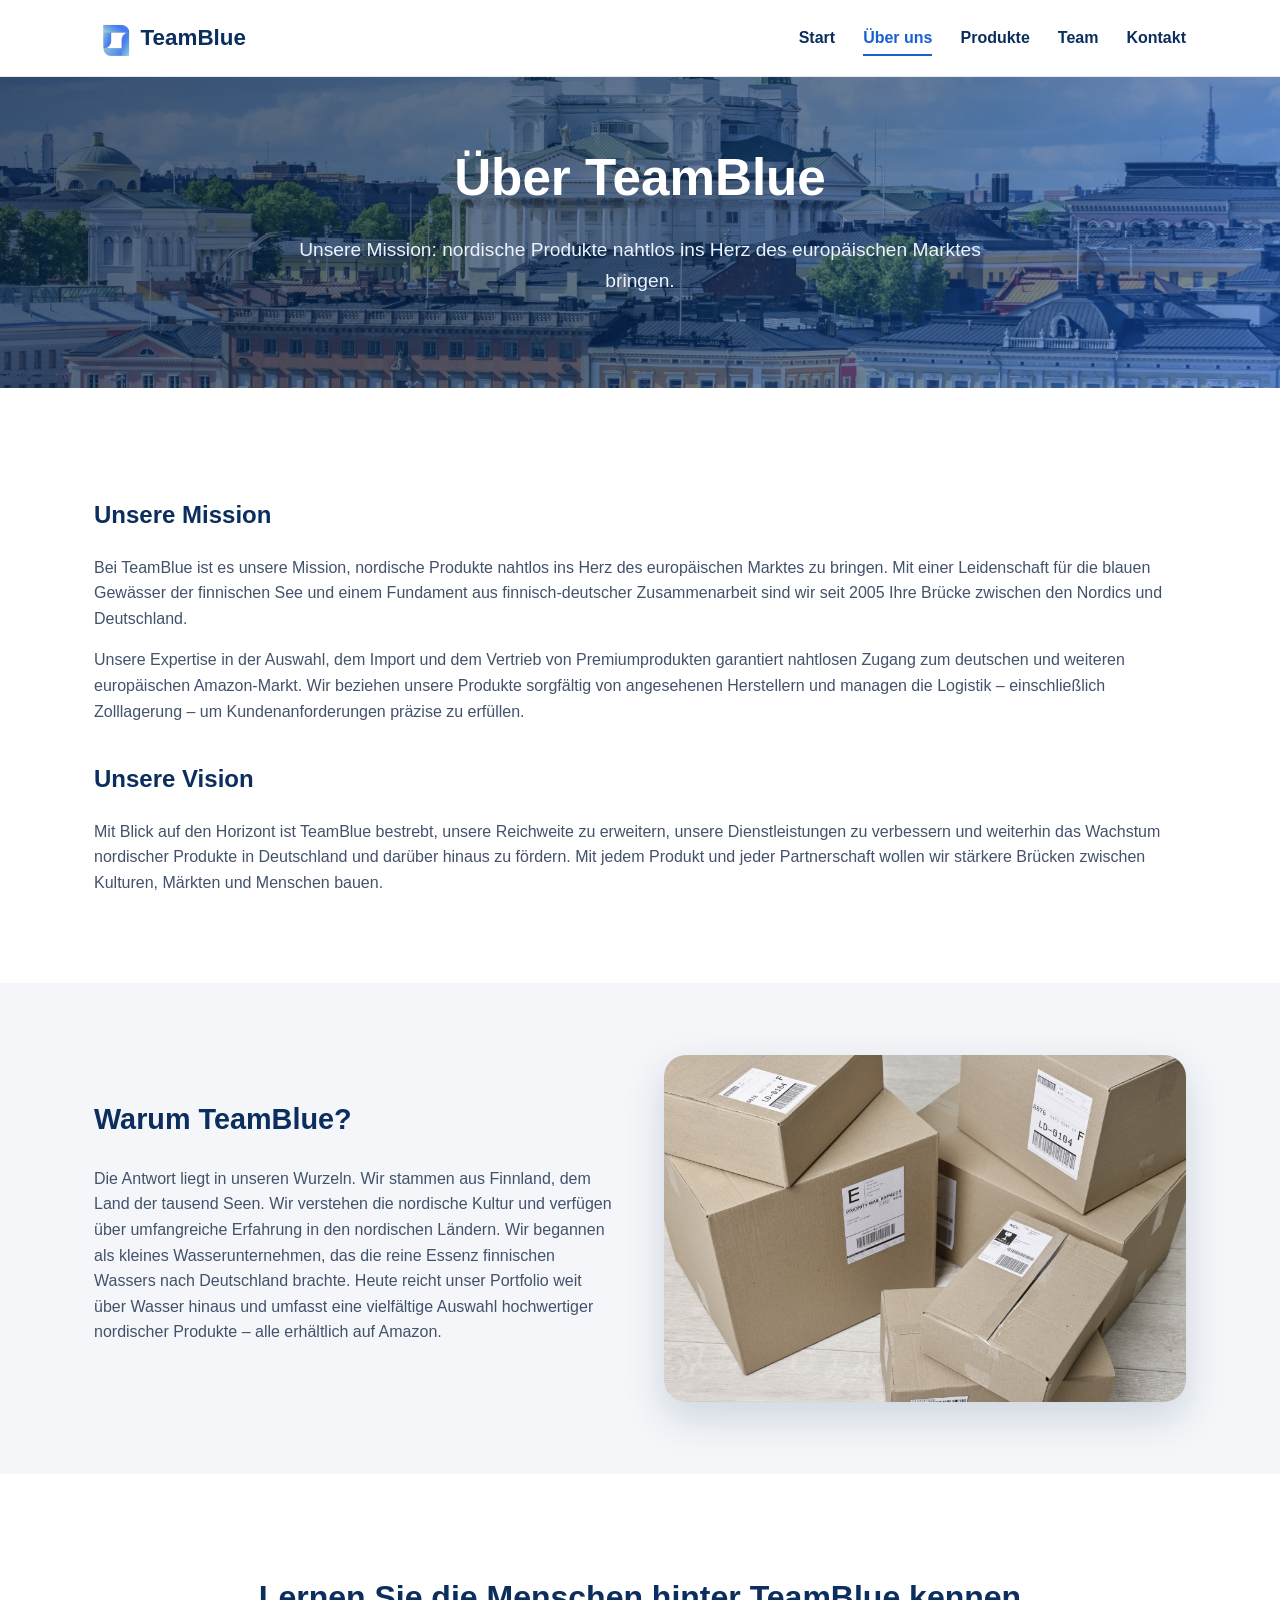
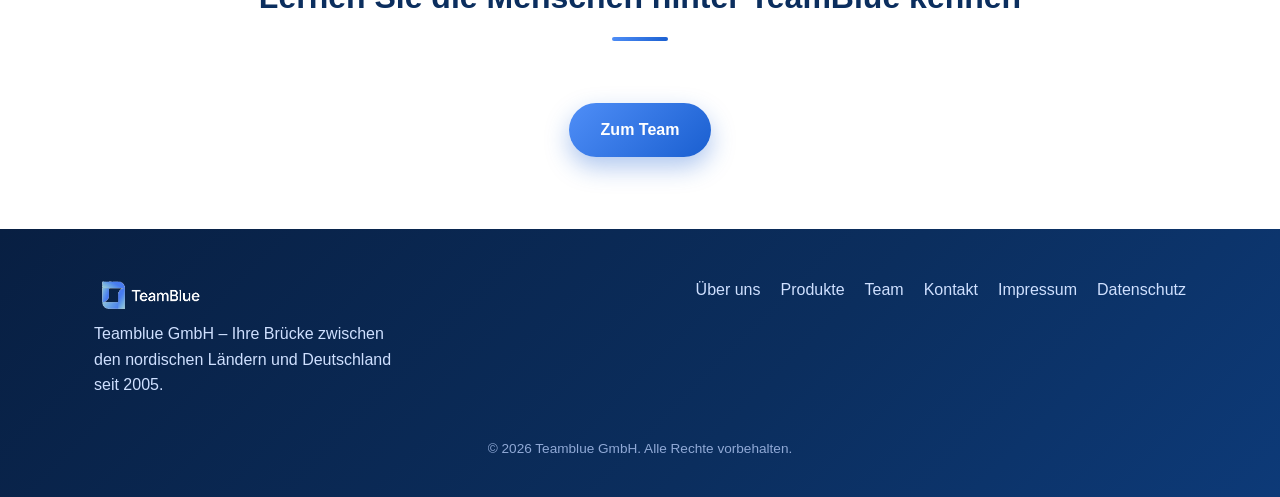
<file: ueber-uns.html>
<!DOCTYPE html>
<html lang="de">
<head>
  <meta charset="UTF-8" />
  <meta name="viewport" content="width=device-width, initial-scale=1.0" />
  <title>&Uuml;ber uns &ndash; TeamBlue</title>
  <meta name="robots" content="noindex, nofollow" />
  <link rel="stylesheet" href="css/style.css" />
</head>
<body>
  <header class="site-header">
    <div class="container">
      <a href="index.html" class="logo">
        <img src="assets/logo/logo-icon.png" alt="TeamBlue Logo" />
        TeamBlue
      </a>
      <nav>
        <ul>
          <li><a href="index.html">Start</a></li>
          <li><a href="ueber-uns.html" class="active">&Uuml;ber uns</a></li>
          <li><a href="produkte.html">Produkte</a></li>
          <li><a href="team.html">Team</a></li>
          <li><a href="kontakt.html">Kontakt</a></li>
        </ul>
      </nav>
      <button class="nav-toggle" aria-label="Men&uuml; &ouml;ffnen">&#9776;</button>
    </div>
  </header>

  <section class="hero small with-bg" style="background-image: url('assets/images/helsinki.jpg');">
    <div class="container">
      <h1>&Uuml;ber TeamBlue</h1>
      <p>Unsere Mission: nordische Produkte nahtlos ins Herz des europ&auml;ischen Marktes bringen.</p>
    </div>
  </section>

  <section>
    <div class="container legal">
      <h2>Unsere Mission</h2>
      <p>Bei TeamBlue ist es unsere Mission, nordische Produkte nahtlos ins Herz des europ&auml;ischen Marktes zu bringen. Mit einer Leidenschaft f&uuml;r die blauen Gew&auml;sser der finnischen See und einem Fundament aus finnisch-deutscher Zusammenarbeit sind wir seit 2005 Ihre Br&uuml;cke zwischen den Nordics und Deutschland.</p>
      <p>Unsere Expertise in der Auswahl, dem Import und dem Vertrieb von Premiumprodukten garantiert nahtlosen Zugang zum deutschen und weiteren europ&auml;ischen Amazon-Markt. Wir beziehen unsere Produkte sorgf&auml;ltig von angesehenen Herstellern und managen die Logistik &ndash; einschlie&szlig;lich Zolllagerung &ndash; um Kundenanforderungen pr&auml;zise zu erf&uuml;llen.</p>

      <h2>Unsere Vision</h2>
      <p>Mit Blick auf den Horizont ist TeamBlue bestrebt, unsere Reichweite zu erweitern, unsere Dienstleistungen zu verbessern und weiterhin das Wachstum nordischer Produkte in Deutschland und dar&uuml;ber hinaus zu f&ouml;rdern. Mit jedem Produkt und jeder Partnerschaft wollen wir st&auml;rkere Br&uuml;cken zwischen Kulturen, M&auml;rkten und Menschen bauen.</p>
    </div>
  </section>

  <section class="alt">
    <div class="container split reverse">
      <div class="split-image">
        <img src="assets/images/pakete.jpg" alt="Versandbereite Pakete bei TeamBlue" />
      </div>
      <div class="split-text">
        <h2>Warum TeamBlue?</h2>
        <p>Die Antwort liegt in unseren Wurzeln. Wir stammen aus Finnland, dem Land der tausend Seen. Wir verstehen die nordische Kultur und verf&uuml;gen &uuml;ber umfangreiche Erfahrung in den nordischen L&auml;ndern. Wir begannen als kleines Wasserunternehmen, das die reine Essenz finnischen Wassers nach Deutschland brachte. Heute reicht unser Portfolio weit &uuml;ber Wasser hinaus und umfasst eine vielf&auml;ltige Auswahl hochwertiger nordischer Produkte &ndash; alle erh&auml;ltlich auf Amazon.</p>
      </div>
    </div>
  </section>

  <section>
    <div class="container" style="text-align:center;">
      <div class="section-title">
        <h2>Lernen Sie die Menschen hinter TeamBlue kennen</h2>
      </div>
      <a href="team.html" class="btn solid-blue">Zum Team</a>
    </div>
  </section>

  <footer>
    <div class="container">
      <div>
        <div class="logo" style="color:#fff;"><img src="assets/logo/logo.png" alt="TeamBlue Logo" /></div>
        <p style="max-width:320px; margin-top:12px;">Teamblue GmbH &ndash; Ihre Br&uuml;cke zwischen den nordischen L&auml;ndern und Deutschland seit 2005.</p>
      </div>
      <div class="footer-links">
        <a href="ueber-uns.html">&Uuml;ber uns</a>
        <a href="produkte.html">Produkte</a>
        <a href="team.html">Team</a>
        <a href="kontakt.html">Kontakt</a>
        <a href="impressum.html">Impressum</a>
        <a href="datenschutz.html">Datenschutz</a>
      </div>
    </div>
    <p class="footer-bottom">&copy; 2026 Teamblue GmbH. Alle Rechte vorbehalten.</p>
  </footer>

  <script src="js/main.js"></script>
</body>
</html>
</file>
<file: css/style.css>
:root {
  --blue-dark: #0b2e5e;
  --blue: #1a5fd0;
  --blue-light: #4f8ef7;
  --blue-pale: #eaf2ff;
  --white: #ffffff;
  --grey: #6b7280;
  --grey-light: #f4f6f9;
  --radius: 14px;
  --radius-lg: 22px;
  --shadow-sm: 0 4px 14px rgba(11, 46, 94, 0.08);
  --shadow-md: 0 16px 40px rgba(11, 46, 94, 0.16);
  --max-width: 1140px;
}

* { box-sizing: border-box; }

html { scroll-behavior: smooth; }

body {
  margin: 0;
  font-family: "Segoe UI", Roboto, Helvetica, Arial, sans-serif;
  color: #1c2b3a;
  background: var(--white);
  line-height: 1.6;
}

a { color: inherit; text-decoration: none; }

img { max-width: 100%; display: block; }

.container {
  max-width: var(--max-width);
  margin: 0 auto;
  padding: 0 24px;
}

/* Header */
.site-header {
  position: sticky;
  top: 0;
  z-index: 100;
  background: rgba(255, 255, 255, 0.85);
  backdrop-filter: blur(10px);
  -webkit-backdrop-filter: blur(10px);
  border-bottom: 1px solid #e6ebf2;
  box-shadow: 0 2px 20px rgba(11, 46, 94, 0.05);
}

.site-header .container {
  display: flex;
  align-items: center;
  justify-content: space-between;
  height: 76px;
}

.logo {
  display: flex;
  align-items: center;
  gap: 10px;
  font-weight: 700;
  font-size: 1.4rem;
  color: var(--blue-dark);
}

.logo-mark {
  width: 34px;
  height: 34px;
  border-radius: 8px;
  background: linear-gradient(135deg, var(--blue-light), var(--blue-dark));
}

.logo img {
  height: 36px;
  width: auto;
  border-radius: 4px;
}

footer .logo img {
  height: 32px;
}

nav ul {
  list-style: none;
  display: flex;
  gap: 28px;
  margin: 0;
  padding: 0;
}

nav a {
  font-weight: 600;
  color: var(--blue-dark);
  padding: 8px 0;
  border-bottom: 2px solid transparent;
  transition: border-color 0.2s ease, color 0.2s ease;
}

nav a:hover,
nav a.active {
  color: var(--blue);
  border-bottom-color: var(--blue);
}

.nav-toggle {
  display: none;
  background: none;
  border: none;
  font-size: 1.6rem;
  color: var(--blue-dark);
  cursor: pointer;
  min-width: 44px;
  min-height: 44px;
}

.hero-actions {
  display: flex;
  flex-wrap: wrap;
  gap: 12px;
  justify-content: center;
}

/* Hero */
.hero {
  background: linear-gradient(135deg, #061c3d, var(--blue-dark) 55%, var(--blue));
  color: var(--white);
  padding: 90px 0;
  text-align: center;
}

.hero h1 {
  font-size: clamp(2rem, 4vw, 3.2rem);
  margin: 0 0 16px;
}

.hero p {
  font-size: 1.2rem;
  max-width: 700px;
  margin: 0 auto 32px;
  color: #eaf2ff;
}

.hero.small {
  padding: 60px 0;
}

.hero.with-bg {
  position: relative;
  background-size: cover;
  background-position: center;
  background-repeat: no-repeat;
  overflow: hidden;
  isolation: isolate;
}

.hero.with-bg::before {
  content: "";
  position: absolute;
  inset: 0;
  background: linear-gradient(135deg, rgba(6, 28, 61, 0.72), rgba(11, 46, 94, 0.62) 55%, rgba(26, 95, 208, 0.55));
  z-index: 0;
}

.hero.with-bg .container {
  position: relative;
  z-index: 1;
}

/* Image + text split sections */
.split {
  display: grid;
  grid-template-columns: 1fr 1fr;
  gap: 48px;
  align-items: center;
}

.split.reverse .split-image {
  order: 2;
}

.split-image {
  overflow: hidden;
  border-radius: var(--radius-lg);
  box-shadow: var(--shadow-md);
}

.split-image img {
  width: 100%;
  display: block;
  transition: transform 0.4s ease;
}

.split-image:hover img {
  transform: scale(1.04);
}

.split-text h2 {
  color: var(--blue-dark);
  font-size: 1.8rem;
  margin-top: 0;
}

.split-text p {
  color: #43526b;
}

@media (max-width: 860px) {
  .split, .split.reverse {
    grid-template-columns: 1fr;
  }
  .split.reverse .split-image {
    order: 0;
  }
}

.btn {
  display: inline-block;
  padding: 14px 32px;
  border-radius: 999px;
  font-weight: 700;
  background: var(--white);
  color: var(--blue);
  transition: transform 0.2s ease, box-shadow 0.2s ease;
  box-shadow: 0 6px 18px rgba(0, 0, 0, 0.12);
}

.btn:hover {
  transform: translateY(-3px);
  box-shadow: 0 12px 28px rgba(0, 0, 0, 0.2);
}

.btn.outline {
  background: transparent;
  color: var(--white);
  border: 2px solid rgba(255, 255, 255, 0.7);
  box-shadow: none;
}

.btn.solid-blue {
  background: linear-gradient(135deg, var(--blue-light), var(--blue));
  color: var(--white);
  box-shadow: 0 10px 24px rgba(26, 95, 208, 0.35);
}

/* Sections */
section {
  padding: 72px 0;
}

section.alt {
  background: var(--grey-light);
}

.section-title {
  text-align: center;
  margin-bottom: 48px;
}

.section-title h2 {
  font-size: 2rem;
  color: var(--blue-dark);
  margin-bottom: 14px;
  position: relative;
  display: inline-block;
}

.section-title h2::after {
  content: "";
  display: block;
  width: 56px;
  height: 4px;
  margin: 14px auto 0;
  border-radius: 999px;
  background: linear-gradient(135deg, var(--blue-light), var(--blue));
}

.section-title p {
  color: var(--grey);
  max-width: 620px;
  margin: 0 auto;
}

.grid {
  display: grid;
  gap: 32px;
}

.grid.cols-3 {
  grid-template-columns: repeat(3, 1fr);
}

.card {
  background: var(--white);
  border: 1px solid #e6ebf2;
  border-radius: var(--radius);
  padding: 28px;
  text-align: center;
  box-shadow: var(--shadow-sm);
  transition: transform 0.25s ease, box-shadow 0.25s ease, border-color 0.25s ease;
}

.card:hover {
  transform: translateY(-6px);
  box-shadow: var(--shadow-md);
  border-color: transparent;
}

.card h3 {
  color: var(--blue-dark);
  margin-top: 16px;
}

.icon-circle {
  width: 60px;
  height: 60px;
  margin: 0 auto;
  border-radius: 50%;
  background: linear-gradient(135deg, var(--blue-light), var(--blue));
  color: var(--white);
  display: flex;
  align-items: center;
  justify-content: center;
  font-size: 1.5rem;
  font-weight: 700;
  box-shadow: 0 10px 22px rgba(26, 95, 208, 0.3);
}

/* Team */
.team-grid {
  display: grid;
  grid-template-columns: repeat(auto-fit, minmax(240px, 1fr));
  gap: 28px;
}

.team-card {
  background: var(--white);
  border: 1px solid #e6ebf2;
  border-radius: var(--radius);
  overflow: hidden;
  text-align: center;
  padding-bottom: 24px;
  box-shadow: var(--shadow-sm);
  transition: transform 0.25s ease, box-shadow 0.25s ease;
}

.team-card:hover {
  transform: translateY(-6px);
  box-shadow: var(--shadow-md);
}

.avatar-placeholder {
  width: 100%;
  aspect-ratio: 1 / 1;
  background: linear-gradient(135deg, var(--blue-light), var(--blue));
  display: flex;
  align-items: center;
  justify-content: center;
  color: var(--white);
  font-size: 2.2rem;
  font-weight: 700;
  margin-bottom: 16px;
}

.team-card h3 {
  margin: 0 0 4px;
  color: var(--blue-dark);
}

.team-card .role {
  color: var(--blue);
  font-weight: 600;
  font-size: 0.9rem;
  margin-bottom: 10px;
}

.team-card .tagline {
  font-style: italic;
  color: var(--grey);
  font-size: 0.9rem;
  padding: 0 20px;
  margin-bottom: 10px;
}

.team-card p.bio {
  padding: 0 20px;
  font-size: 0.92rem;
  color: #43526b;
  text-align: left;
}

/* Contact */
.contact-grid {
  display: grid;
  grid-template-columns: 1fr 1fr;
  gap: 48px;
  align-items: start;
}

.contact-info .item {
  display: flex;
  align-items: flex-start;
  gap: 16px;
  margin-bottom: 20px;
  padding: 18px;
  background: var(--white);
  border: 1px solid #e6ebf2;
  border-radius: var(--radius);
  box-shadow: var(--shadow-sm);
  transition: transform 0.25s ease, box-shadow 0.25s ease;
}

.contact-info .item:hover {
  transform: translateY(-4px);
  box-shadow: var(--shadow-md);
}

.contact-info .item span {
  font-size: 1.4rem;
}

.contact-info .item strong {
  display: block;
  color: var(--blue-dark);
}

form.contact-form {
  display: flex;
  flex-direction: column;
  gap: 16px;
}

form.contact-form input,
form.contact-form textarea {
  padding: 12px 14px;
  border: 1px solid #d8dfe8;
  border-radius: 10px;
  font-family: inherit;
  font-size: 1rem;
  transition: border-color 0.2s ease, box-shadow 0.2s ease;
}

form.contact-form input:focus,
form.contact-form textarea:focus {
  outline: none;
  border-color: var(--blue-light);
  box-shadow: 0 0 0 3px rgba(79, 142, 247, 0.2);
}

form.contact-form textarea {
  min-height: 140px;
  resize: vertical;
}

form.contact-form button {
  align-self: flex-start;
  border: none;
  cursor: pointer;
  background: linear-gradient(135deg, var(--blue-light), var(--blue));
  color: var(--white);
  padding: 14px 32px;
  border-radius: 999px;
  font-weight: 700;
  box-shadow: 0 10px 24px rgba(26, 95, 208, 0.3);
  transition: transform 0.2s ease, box-shadow 0.2s ease;
}

form.contact-form button:hover {
  transform: translateY(-3px);
  box-shadow: 0 14px 30px rgba(26, 95, 208, 0.4);
}

/* Footer */
footer {
  background: linear-gradient(135deg, #081f42, var(--blue-dark) 60%, #0d3a78);
  color: #cfe0ff;
  padding: 48px 0 24px;
}

footer .container {
  display: flex;
  justify-content: space-between;
  flex-wrap: wrap;
  gap: 24px;
}

footer a:hover { color: var(--white); }

.footer-links {
  display: flex;
  gap: 20px;
  flex-wrap: wrap;
}

.footer-bottom {
  text-align: center;
  font-size: 0.85rem;
  color: #90a9d6;
  margin-top: 24px;
}

/* Products */
.product-grid {
  display: grid;
  grid-template-columns: repeat(auto-fit, minmax(200px, 240px));
  justify-content: center;
  gap: 24px;
}

.product-card {
  background: var(--white);
  border: 1px solid #e6ebf2;
  border-radius: var(--radius);
  overflow: hidden;
  display: flex;
  flex-direction: column;
  box-shadow: var(--shadow-sm);
  transition: transform 0.25s ease, box-shadow 0.25s ease;
}

.product-card:hover {
  transform: translateY(-6px);
  box-shadow: var(--shadow-md);
}

.product-image {
  width: 100%;
  height: 160px;
  background: var(--grey-light);
  display: flex;
  align-items: center;
  justify-content: center;
  overflow: hidden;
}

.product-image img {
  max-width: 100%;
  max-height: 100%;
  width: auto;
  height: auto;
  object-fit: contain;
  padding: 12px;
}

.product-card .product-body {
  padding: 20px;
  flex: 1;
  display: flex;
  flex-direction: column;
}

.product-card h3 {
  color: var(--blue-dark);
  margin: 0 0 4px;
}

.product-card .origin {
  color: var(--blue);
  font-weight: 600;
  font-size: 0.85rem;
  margin-bottom: 10px;
}

.product-card p.desc {
  color: #43526b;
  font-size: 0.92rem;
  flex: 1;
}

/* Legal pages */
.legal p, .legal li { color: #43526b; }
.legal h2 { color: var(--blue-dark); margin-top: 36px; }

/* Responsive */
@media (max-width: 860px) {
  .grid.cols-3 { grid-template-columns: 1fr; }
  .contact-grid { grid-template-columns: 1fr; }
}

@media (max-width: 700px) {
  .site-header .container {
    height: 66px;
  }

  .logo {
    font-size: 1.15rem;
    gap: 8px;
  }

  .logo img {
    height: 30px;
  }

  nav ul {
    position: absolute;
    top: 66px;
    left: 0;
    right: 0;
    background: var(--white);
    flex-direction: column;
    gap: 4px;
    padding: 12px 24px 20px;
    border-bottom: 1px solid #e6ebf2;
    box-shadow: var(--shadow-md);
    display: none;
  }
  nav ul.open { display: flex; }
  nav li { width: 100%; }
  nav a {
    display: block;
    padding: 12px 4px;
    border-bottom: 1px solid #eef2f7;
  }
  .nav-toggle { display: block; }

  .hero,
  .hero.small {
    padding: 48px 0;
  }

  .hero h1 {
    margin-bottom: 12px;
  }

  .hero p {
    font-size: 1.05rem;
    margin-bottom: 24px;
  }

  .hero-actions {
    flex-direction: column;
    align-items: stretch;
  }

  .hero-actions .btn {
    text-align: center;
  }

  section {
    padding: 44px 0;
  }

  .section-title {
    margin-bottom: 28px;
  }

  .section-title h2 {
    font-size: 1.55rem;
  }

  .split {
    gap: 28px;
  }

  .split-text h2 {
    font-size: 1.4rem;
  }

  footer .container {
    flex-direction: column;
    text-align: center;
  }

  .footer-links {
    justify-content: center;
  }

  form.contact-form button {
    align-self: stretch;
    text-align: center;
  }
}

@media (max-width: 420px) {
  .hero h1 {
    font-size: 1.7rem;
  }

  .grid.cols-3,
  .team-grid,
  .product-grid {
    grid-template-columns: 1fr;
  }
}
</file>
